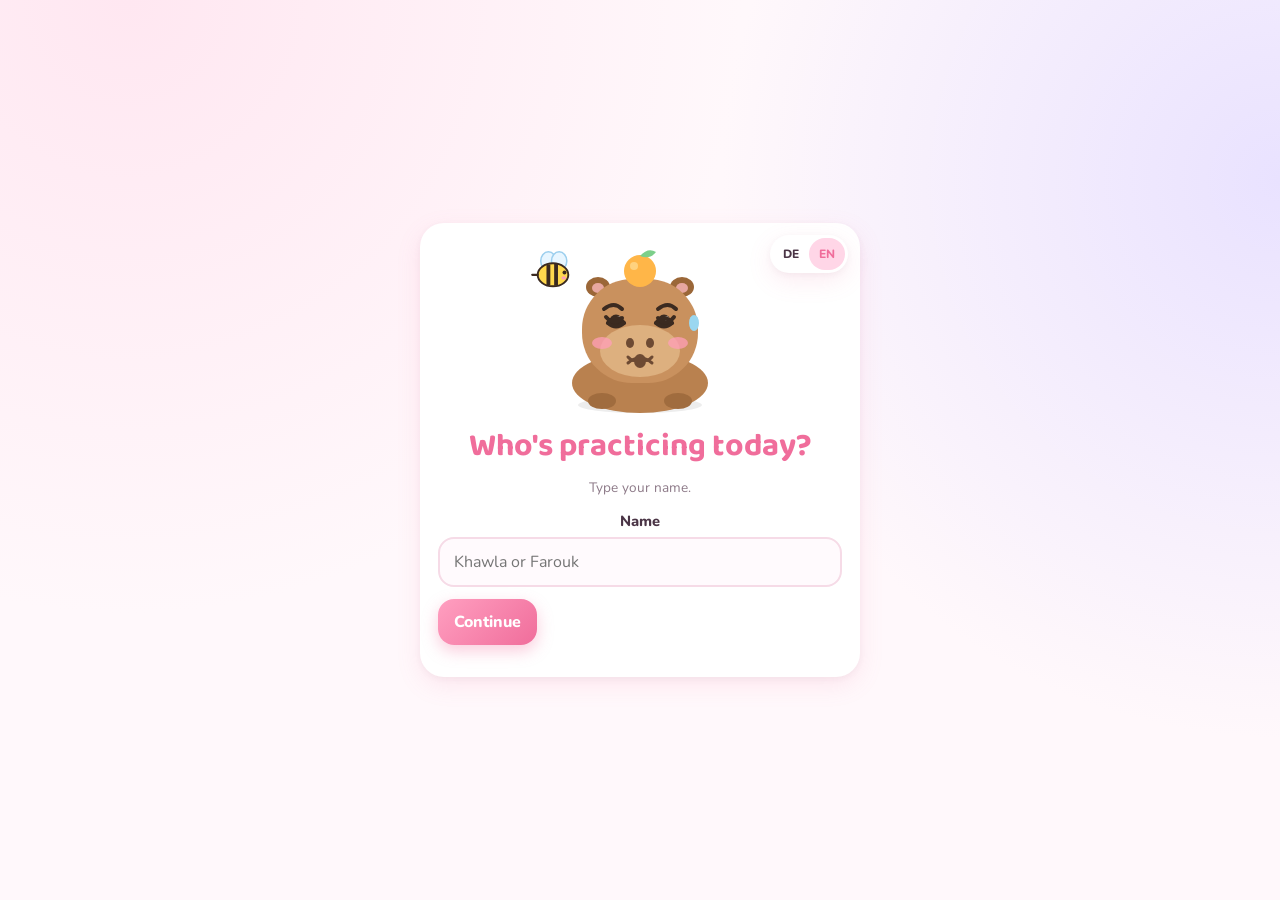
<file: index.html>
<!doctype html>
<html lang="de">
<head>
  <meta charset="utf-8" />
  <meta name="viewport" content="width=device-width, initial-scale=1, viewport-fit=cover" />
  <title>Khawlas Aussprache-Garten 🐹🐝</title>
  <meta name="description" content="Deutsche Aussprache üben – German pronunciation practice for Khawla" />
  <meta name="theme-color" content="#ffd6e7" />
  <link rel="manifest" href="manifest.webmanifest" />
  <link rel="icon" href="icons/icon.svg" type="image/svg+xml" />
  <link rel="apple-touch-icon" href="icons/icon-192.png" />
  <meta name="apple-mobile-web-app-capable" content="yes" />
  <meta name="mobile-web-app-capable" content="yes" />
  <link rel="preconnect" href="https://fonts.googleapis.com" />
  <link rel="preconnect" href="https://fonts.gstatic.com" crossorigin />
  <link href="https://fonts.googleapis.com/css2?family=Baloo+2:wght@600;700;800&family=Nunito:wght@400;600;700;800&display=swap" rel="stylesheet" />
  <link rel="stylesheet" href="styles.css" />
</head>
<body>
  <canvas id="confetti" aria-hidden="true"></canvas>

  <!-- Reusable mascot (capybara with a yuzu + a little bee) -->
  <svg width="0" height="0" style="position:absolute" aria-hidden="true">
    <defs>
      <symbol id="capy" viewBox="0 0 200 170">
        <ellipse cx="100" cy="160" rx="62" ry="8" fill="#000" opacity=".07"/>
        <ellipse cx="100" cy="138" rx="68" ry="30" fill="#b9814f"/>
        <ellipse cx="62" cy="156" rx="14" ry="8" fill="#a06c3e"/>
        <ellipse cx="138" cy="156" rx="14" ry="8" fill="#a06c3e"/>
        <g class="capy-ears">
          <ellipse class="ear-l" cx="58" cy="42" rx="12" ry="10" fill="#9b6738"/>
          <ellipse class="ear-r" cx="142" cy="42" rx="12" ry="10" fill="#9b6738"/>
          <ellipse cx="58" cy="43" rx="6" ry="5" fill="#e7a7a0"/>
          <ellipse cx="142" cy="43" rx="6" ry="5" fill="#e7a7a0"/>
        </g>
        <rect x="42" y="34" width="116" height="104" rx="50" fill="#c9915e"/>
        <ellipse cx="100" cy="106" rx="40" ry="26" fill="#ddb07f"/>
        <g class="eyes-open">
          <circle cx="76" cy="76" r="6.5" fill="#3b2a20"/>
          <circle cx="124" cy="76" r="6.5" fill="#3b2a20"/>
          <circle cx="78.5" cy="73.5" r="2.2" fill="#fff"/>
          <circle cx="126.5" cy="73.5" r="2.2" fill="#fff"/>
        </g>
        <g class="eyes-happy" fill="none" stroke="#3b2a20" stroke-width="4" stroke-linecap="round">
          <path d="M68 78 q8 -10 16 0"/>
          <path d="M116 78 q8 -10 16 0"/>
        </g>
        <g class="eyes-sleepy" fill="none" stroke="#3b2a20" stroke-width="4" stroke-linecap="round">
          <path d="M68 78 q8 7 16 0"/>
          <path d="M116 78 q8 7 16 0"/>
        </g>
        <ellipse cx="62" cy="98" rx="10" ry="6" fill="#ff9fb8" opacity=".75"/>
        <ellipse cx="138" cy="98" rx="10" ry="6" fill="#ff9fb8" opacity=".75"/>
        <ellipse cx="90" cy="98" rx="4" ry="5" fill="#6d4a33"/>
        <ellipse cx="110" cy="98" rx="4" ry="5" fill="#6d4a33"/>
        <path class="mouth-smile" d="M88 112 q6 7 12 0 q6 7 12 0" fill="none" stroke="#6d4a33" stroke-width="3" stroke-linecap="round"/>
        <path class="mouth-worry" d="M88 118 q12 -10 24 0" fill="none" stroke="#6d4a33" stroke-width="3" stroke-linecap="round"/>
        <ellipse class="mouth-o" cx="100" cy="116" rx="6" ry="7" fill="#6d4a33"/>
        <g class="eyes-worry" fill="none" stroke="#3b2a20" stroke-width="4" stroke-linecap="round">
          <path d="M66 72 q8 9 16 1"/>
          <path d="M118 73 q8 9 16 -1"/>
          <path d="M64 64 q10 -8 18 0"/>
          <path d="M118 64 q10 -8 18 0"/>
        </g>
        <ellipse class="sweat" cx="154" cy="78" rx="5" ry="8" fill="#9ad7f0"/>
        <!-- yuzu on head -->
        <g class="yuzu">
          <circle cx="100" cy="26" r="16" fill="#ffb648"/>
          <circle cx="94" cy="21" r="4" fill="#ffd27f"/>
          <path d="M100 11 q8 -9 16 -4 q-6 8 -16 4z" fill="#7ccf8a"/>
        </g>
      </symbol>
      <symbol id="bee" viewBox="0 0 60 50">
        <ellipse class="wing" cx="24" cy="12" rx="10" ry="12" fill="#e8f6ff" stroke="#9ccfee" stroke-width="2"/>
        <ellipse class="wing" cx="38" cy="12" rx="10" ry="12" fill="#e8f6ff" stroke="#9ccfee" stroke-width="2"/>
        <ellipse cx="30" cy="30" rx="20" ry="15" fill="#ffd84d" stroke="#3b2a20" stroke-width="2.5"/>
        <path d="M24 16.5 v27 M34 15.6 v28.8" stroke="#3b2a20" stroke-width="5"/>
        <circle cx="45" cy="27" r="2.6" fill="#3b2a20"/>
        <path d="M10 30 l-7 0" stroke="#3b2a20" stroke-width="3" stroke-linecap="round"/>
        <ellipse cx="44" cy="34" rx="3" ry="2" fill="#ff9fb8"/>
      </symbol>
      <symbol id="mic" viewBox="0 0 24 24">
        <path fill="currentColor" d="M12 15a3.5 3.5 0 0 0 3.5-3.5v-6a3.5 3.5 0 1 0-7 0v6A3.5 3.5 0 0 0 12 15Zm6-3.5a1 1 0 1 0-2 0 4 4 0 0 1-8 0 1 1 0 1 0-2 0 6 6 0 0 0 5 5.91V20H8.5a1 1 0 1 0 0 2h7a1 1 0 1 0 0-2H13v-2.59a6 6 0 0 0 5-5.91Z"/>
      </symbol>
    </defs>
  </svg>

  <div id="gate" class="gate">
    <div class="gate-card card">
      <div class="lang-switch" role="group" data-i18n-aria="nav.lang" aria-label="Language">
        <button type="button" data-lang="de" aria-pressed="false">DE</button>
        <button type="button" data-lang="en" aria-pressed="true">EN</button>
      </div>
      <div class="mascot-big" aria-hidden="true">
        <svg class="capy-svg"><use href="#capy"/></svg>
        <svg class="bee-svg"><use href="#bee"/></svg>
      </div>
      <h1 data-i18n="gate.title">Who's practicing today?</h1>
      <p class="muted" data-i18n="gate.lead">Type your name.</p>
      <label class="label" for="nameInput" data-i18n="gate.name">Name</label>
      <input id="nameInput" autocomplete="nickname" autocapitalize="words" data-i18n-placeholder="gate.placeholder" placeholder="Khawla or Farouk" />
      <div class="row">
        <button class="btn btn-primary" id="nameGo" type="button" data-i18n="gate.go">Continue</button>
      </div>
      <p class="status small" id="nameError"></p>
    </div>
  </div>

  <div id="loveModal" class="gate love-layer" hidden>
    <div class="gate-card card" role="dialog" aria-modal="true" aria-labelledby="loveTitle">
      <div class="mascot-mini happy" aria-hidden="true"><svg class="capy-svg"><use href="#capy"/></svg></div>
      <h2 id="loveTitle" data-i18n="love.title">Do you love me?</h2>
      <p class="muted" data-i18n="love.sub">Just a tiny question.</p>
      <button class="btn btn-primary love-yes" id="loveYes" type="button" data-i18n="love.yes">Yes, of course 💛</button>
      <div class="love-arena" id="loveArena">
        <button class="btn btn-ghost love-no" id="loveNo" type="button" tabindex="-1" data-i18n="love.no">No</button>
      </div>
      <p class="muted small" data-i18n="love.hint">The No button is shy.</p>
    </div>
  </div>

  <div id="faroukModal" class="gate" hidden>
    <div class="gate-card card" role="dialog" aria-modal="true" aria-labelledby="faroukTitle">
      <div class="mascot-mini" aria-hidden="true"><svg class="capy-svg"><use href="#capy"/></svg></div>
      <h2 id="faroukTitle" data-i18n="farouk.title">Hi Farouk 🐹</h2>
      <p class="muted" data-i18n="farouk.lead">This is the admin garden. Just for you.</p>
      <button class="btn btn-primary" id="faroukYes" type="button" data-i18n="farouk.go">Open the garden</button>
    </div>
  </div>

  <div class="app" id="app" hidden>
    <header class="topbar">
      <div class="hello">
        <div class="kapi-wrap">
          <button type="button" class="mascot-mini pet-target" id="mascotMini" data-i18n-aria="kapi.pet" aria-label="Pet Kapi">
            <svg class="capy-svg"><use href="#capy"/></svg>
            <span class="pet-count" id="petCount" aria-live="polite">0</span>
          </button>
          <button type="button" class="pet-mute" id="petMute" aria-pressed="false" data-i18n-aria="kapi.soundOn" aria-label="Kapi sound on" data-i18n-title="kapi.chirp" title="Kapi makes a sound">🔊</button>
        </div>
        <div>
          <h1 id="helloTitle">Hi!</h1>
          <p class="sub" id="helloSub" data-i18n="greet.ready">Ready for a little German?</p>
          <p class="sync-pill" id="syncPill"></p>
        </div>
      </div>
      <div class="chips">
        <span class="chip" id="whoChip">…</span>
        <span class="chip chip-streak" data-i18n-title="chip.streak" title="Day streak">🔥 <b id="streakCount">0</b></span>
        <span class="chip chip-stars" data-i18n-title="chip.stars" title="Stars">⭐ <b id="starCount">0</b></span>
        <div class="lang-switch" id="langSwitchApp" role="group" data-i18n-aria="nav.lang" aria-label="Language">
          <button type="button" data-lang="de" aria-pressed="false">DE</button>
          <button type="button" data-lang="en" aria-pressed="true">EN</button>
        </div>
      </div>
    </header>

    <nav class="bottom-nav" data-i18n-aria="nav.label" aria-label="Navigation">
      <button class="tab active" data-view="practice"><span class="tab-ico">🎤</span><span class="tab-label" data-i18n="tab.practice">Practice</span></button>
      <button class="tab" data-view="review"><span class="tab-ico">🔁</span><span class="tab-label" data-i18n="tab.review">Review</span></button>
      <button class="tab" data-view="progress"><span class="tab-ico">🌷</span><span class="tab-label" data-i18n="tab.progress">Progress</span></button>
      <button class="tab" data-view="settings"><span class="tab-ico">⚙️</span><span class="tab-label" data-i18n="tab.more">More</span></button>
    </nav>

    <main id="view-practice" class="view active" data-i18n-aria="tab.practice" aria-label="Practice">
      <div class="next-bar" id="nextBar">
        <button class="btn btn-primary" id="weiterBtn" type="button" data-i18n="next.continue">Continue →</button>
        <button class="btn btn-soft" id="pathToggle" type="button" aria-expanded="false" data-i18n="next.lessons">🗺️ Lessons</button>
        <button class="btn btn-ghost" id="reviewJump" type="button">🔁 <b id="reviewCount">0</b></button>
      </div>
      <p class="muted small" id="nextHint"></p>

      <section class="card path-card" id="pathWrap" hidden>
        <div class="card-head">
          <h2><span data-i18n="lessons.title">Lessons</span> <small data-i18n="lessons.sub">Units</small></h2>
          <button class="btn btn-ghost" id="pathClose" type="button" data-i18n="next.close">Close</button>
        </div>
        <div class="unit-path" id="pathGrid"></div>
        <div id="unitDetail" hidden>
          <h3 class="h3" id="unitDetailTitle" data-i18n="lessons.one">Lesson</h3>
          <div class="sentence-list" id="unitSentences"></div>
        </div>
      </section>

      <div class="practice-grid">
        <section class="col-left">
          <article class="card sentence-card" id="sentenceCard">
            <div class="card-head">
              <span class="pill" id="deckLabel" data-i18n="lessons.one">Lesson</span>
              <span class="best-stars" id="bestStars" data-i18n-title="best.title" title="Best score">☆☆☆</span>
            </div>

            <div id="deckSentence">
              <p class="german" id="germanText" lang="de">…</p>
              <p class="english" id="englishText" lang="en">…</p>
            </div>

            <div id="customBox" hidden>
              <label for="customInput" class="label" data-i18n="free.label">Your own sentence</label>
              <textarea id="customInput" lang="de" rows="3" maxlength="300" data-i18n-placeholder="free.placeholder" placeholder="e.g. Ich liebe Capybaras und Bienen."></textarea>
              <div class="row">
                <button class="btn btn-soft" id="useCustom" type="button" data-i18n="free.use">✨ Practice this sentence</button>
              </div>
            </div>

            <div class="row tools">
              <button class="btn btn-soft" id="playNormal" type="button" data-i18n="listen" data-i18n-aria="listen.aria" aria-label="Listen">🔊 Listen</button>
              <button class="btn btn-soft" id="playSlow" type="button" data-i18n="slow" data-i18n-aria="slow.aria" aria-label="Listen slowly">🐢 Slow</button>
              <button class="btn btn-ghost" id="toggleTrans" type="button" data-i18n-aria="trans.aria" aria-label="Show or hide the English translation">🙈 EN</button>
            </div>

            <div class="row">
              <button class="btn btn-primary" id="weiterBtn2" type="button" data-i18n="next.continue">Continue →</button>
              <button class="btn btn-ghost" id="freeToggle" type="button" data-i18n="free.toggle">✏️ Own sentence</button>
            </div>

            <ul class="tips" id="tips"></ul>
          </article>

          <section class="card record-card">
            <div class="record-wrap">
              <div class="rings" aria-hidden="true"><span></span><span></span><span></span></div>
              <button class="record-btn" id="recordBtn" type="button" data-i18n-aria="record.aria" aria-label="Record">
                <svg class="mic-icon"><use href="#mic"/></svg>
              </button>
            </div>
            <p class="rec-meta" id="recMeta" hidden>
              <span id="recTimer">0:00</span>
              <span class="level" id="recLevel" aria-hidden="true"><span id="recLevelFill"></span></span>
            </p>
            <p class="status" id="status" data-i18n="status.tap">Hold to speak</p>
            <p class="hint" id="hint" data-i18n="hint.ready">Hold the microphone and read the sentence out loud. 🐹</p>
          </section>
        </section>

        <section class="col-right">
          <article class="card result-card" id="resultCard" hidden aria-live="polite">
            <div class="result-top">
              <div class="score-ring" id="scoreRing" style="--p:0">
                <div class="score-inner"><b id="pronScore">0</b><small data-i18n="score.points">Points</small></div>
              </div>
              <div class="result-msg">
                <div class="earned" id="earnedStars">⭐⭐⭐</div>
                <p class="msg-de" id="msgDe">Super!</p>
                <p class="msg-en" id="msgEn">Great!</p>
              </div>
            </div>
            <div class="bars" id="bars"></div>
            <h3 class="h3"><span data-i18n="result.words">Your words</span> <small data-i18n="result.wordsHint">(tap for sounds)</small></h3>
            <div class="words" id="words"></div>
            <div class="legend">
              <span><i class="dot good"></i>≥ 80</span>
              <span><i class="dot ok"></i>60–79</span>
              <span><i class="dot bad"></i>&lt; 60</span>
              <span><i class="dot miss"></i><span data-i18n="legend.miss">missed</span></span>
            </div>
            <p class="heard" id="heard"></p>
            <div class="row">
              <button class="btn btn-soft" id="againBtn" type="button" data-i18n="again">🔁 Again</button>
              <button class="btn btn-primary" id="nextAfter" type="button" data-i18n="next.continue">Continue →</button>
            </div>
          </article>

          <article class="card empty-card" id="emptyCard">
            <button type="button" class="mascot-big pet-target" id="mascotBig" data-i18n-aria="kapi.pet" aria-label="Pet Kapi">
              <svg class="capy-svg"><use href="#capy"/></svg>
              <svg class="bee-svg"><use href="#bee"/></svg>
              <span class="pet-count">0</span>
            </button>
            <p class="pet-hint" data-i18n="empty.pet">Pet me</p>
            <p class="bubble" id="bubble" data-i18n="empty.bubble">Listen to the sentence, then tap the mic. You've got this! 💛</p>
          </article>
        </section>
      </div>
    </main>

    <main id="view-review" class="view" data-i18n-aria="tab.review" aria-label="Review">
      <section class="card" id="reviewCard">
        <h2><span data-i18n="review.title">Review 🔁</span> <small data-i18n="review.sub">Due today</small></h2>
        <p class="muted" id="reviewLead" data-i18n="review.none">Nothing is due today. New sentences are waiting in Practice.</p>
        <div class="row">
          <button class="btn btn-primary" id="startReview" type="button" data-i18n="review.start">Review today</button>
        </div>
        <ul class="recent" id="reviewList"></ul>
      </section>
      <section class="card" id="drillCard">
        <h3 class="h3" data-i18n="weak.title">Weak sounds</h3>
        <p class="muted" id="weakLead" data-i18n="weak.empty">After a few tries, ü, ö, ch, r and the others show up here.</p>
        <div id="weakList" class="weak-list"></div>
        <div class="row">
          <button class="btn btn-soft" id="startDrill" type="button" data-i18n="weak.start">Start a short drill</button>
        </div>
      </section>
    </main>

    <main id="view-progress" class="view" data-i18n-aria="tab.progress" aria-label="Progress">
      <section class="card">
        <h2><span data-i18n="progress.title">Your progress 🌷</span> <small data-i18n="progress.sub">At a glance</small></h2>
        <div class="stats">
          <div class="stat"><span>🔥</span><b id="pStreak">0</b><small data-i18n="stat.streak">Day streak</small></div>
          <div class="stat"><span>⭐</span><b id="pStars">0</b><small data-i18n="stat.stars">Stars</small></div>
          <div class="stat"><span>🎤</span><b id="pAttempts">0</b><small data-i18n="stat.tries">Tries</small></div>
          <div class="stat"><span>💯</span><b id="pAvg">–</b><small data-i18n="stat.avg">Avg score</small></div>
        </div>
      </section>
      <section class="card">
        <h3 class="h3" data-i18n="week.title">Last 7 days</h3>
        <div class="week" id="week"></div>
      </section>
      <section class="card">
        <h3 class="h3" data-i18n="units.title">Lessons</h3>
        <div id="levelProgress"></div>
      </section>
      <section class="card">
        <h3 class="h3" data-i18n="recent.title">Recent practice</h3>
        <ul class="recent" id="recent"></ul>
      </section>
      <section class="card only-admin" id="activityCard">
        <h2><span data-i18n="activity.title">Khawla's activity</span> <small data-i18n="activity.sub">while the app is open</small></h2>
        <p class="presence-line" id="activityPresence">
          <span class="presence-dot" id="activityDot" aria-hidden="true"></span>
          <span id="activityPresenceText"></span>
        </p>
        <p class="muted small activity-when" id="activityWhen"></p>
        <p class="muted small" id="activityVersion"></p>
        <p class="muted small" id="activitySyncOk"></p>
        <p class="status small" id="activitySyncErr"></p>
        <h3 class="h3" data-i18n="activity.devices">Devices</h3>
        <div id="activityDevices" class="device-list"></div>
        <h3 class="h3" data-i18n="activity.recentSessions">Recent sessions</h3>
        <ul class="recent" id="activitySessions"></ul>
        <h3 class="h3" data-i18n="activity.today">Today</h3>
        <div class="stats" id="activityToday"></div>
        <p class="muted small" id="activitySpan"></p>
        <h3 class="h3" data-i18n="activity.days">Last 14 days · minutes</h3>
        <div class="week activity-bars" id="activityBars"></div>
        <p class="status small" id="activitySync"></p>
        <div class="row">
          <button class="btn btn-soft" id="refreshActivity" type="button" data-i18n="activity.refresh">🔄 Refresh</button>
        </div>
      </section>
      <section class="card only-admin" id="khawlaCard">
        <h2><span data-i18n="her.title">Khawla's progress 🌷</span> <small data-i18n="her.sub">from her phone, when sync is on</small></h2>
        <p class="status small" id="khawlaSync"></p>
        <div class="stats" id="khawlaStats"></div>
        <div id="khawlaUnits"></div>
        <h3 class="h3" data-i18n="her.recent">Her recent tries</h3>
        <ul class="recent" id="khawlaRecent"></ul>
        <div class="row">
          <button class="btn btn-soft" id="refreshKhawla" type="button" data-i18n="her.pull">🔄 Fetch from the cloud</button>
        </div>
      </section>
    </main>

    <main id="view-settings" class="view" data-i18n-aria="tab.more" aria-label="More">
      <section class="card" id="settingsCard">
        <h2><span data-i18n="you.title">For you 💛</span> <small id="settingsWho">Khawla</small></h2>
        <div class="toggle-row">
          <div>
            <b data-i18n="trans.title">Show translation</b>
            <p class="muted" data-i18n="trans.help">English line under the German sentence.</p>
          </div>
          <label class="switch"><input type="checkbox" id="transToggle"><span></span></label>
        </div>
        <p class="status small" id="syncStatus"></p>
        <div class="row">
          <button class="btn btn-soft" id="syncNowBtn" type="button" data-i18n="sync.now">Sync now</button>
        </div>
        <label class="label" for="deviceName" data-i18n="device.name">Name this device</label>
        <input id="deviceName" maxlength="40" autocomplete="off" data-i18n-placeholder="device.namePh" placeholder="Khawla's phone">
        <p class="muted small" id="deviceNameHelp" data-i18n="device.nameHelp">Only on this phone. Farouk sees the model, not this name.</p>
        <p class="muted small" id="deviceAuto"></p>
        <p class="muted small only-learner" id="activityNotice" data-i18n="activity.notice">Farouk can see when you practise, how long, and this phone's model 💛</p>
        <div class="row">
          <button class="btn btn-soft" id="showGuide" type="button" data-i18n="guide.again">🐹 Show guide again</button>
          <button class="btn btn-soft" id="exportMine" type="button" data-i18n="export.mine">⬇️ Export progress</button>
          <button class="btn btn-ghost" id="importMine" type="button" data-i18n="import.mine">⬆️ Import</button>
          <input id="importFile" type="file" accept="application/json,.json" hidden />
        </div>
        <div class="row">
          <button class="btn btn-ghost danger" id="logoutBtn" type="button" data-i18n="logout">🚪 Log out</button>
        </div>
      </section>

      <section class="card only-admin">
        <h2><span data-i18n="azure.title">Azure ⚙️</span> <small data-i18n="azure.sub">Farouk only · admin</small></h2>
        <label class="label" for="strictnessSelect" data-i18n="strictness.label">Strictness for Khawla</label>
        <select id="strictnessSelect">
          <option value="gentle" data-i18n="strictness.gentle">Gentle</option>
          <option value="normal" data-i18n="strictness.normal">Normal</option>
          <option value="strict" data-i18n="strictness.strict">Strict</option>
        </select>
        <p class="muted" id="strictnessHelp"></p>
        <label class="label" for="keyInput" data-i18n="key.label">Azure Speech key</label>
        <div class="input-row">
          <input id="keyInput" type="password" autocomplete="off" spellcheck="false" data-i18n-placeholder="key.placeholder" placeholder="stored only on this device">
          <button class="btn btn-ghost" id="showKey" type="button" data-i18n-aria="key.show" aria-label="Show key">👁️</button>
        </div>
        <label class="label" for="regionInput" data-i18n="region.label">Region</label>
        <input id="regionInput" list="regions" autocomplete="off" spellcheck="false" placeholder="northeurope">
        <datalist id="regions">
          <option value="northeurope"><option value="westeurope"><option value="germanywestcentral">
          <option value="francecentral"><option value="swedencentral"><option value="uksouth">
          <option value="eastus"><option value="eastus2"><option value="westus2"><option value="centralindia">
          <option value="southeastasia"><option value="japaneast"><option value="australiaeast">
        </datalist>
        <label class="label" for="voiceSelect" data-i18n="voice.label">Voice (Azure)</label>
        <select id="voiceSelect">
          <option value="de-DE-KatjaNeural" data-i18n="voice.katja">Katja (female)</option>
          <option value="de-DE-AmalaNeural" data-i18n="voice.amala">Amala (female)</option>
          <option value="de-DE-SeraphinaMultilingualNeural" data-i18n="voice.seraphina">Seraphina (female)</option>
          <option value="de-DE-ConradNeural" data-i18n="voice.conrad">Conrad (male)</option>
          <option value="de-DE-FlorianMultilingualNeural" data-i18n="voice.florian">Florian (male)</option>
        </select>
        <div class="toggle-row">
          <div>
            <b data-i18n="prosody.title">Request prosody</b>
            <p class="muted" data-i18n="prosody.help">Azure currently returns the prosody score only for English (en-US).</p>
          </div>
          <label class="switch"><input type="checkbox" id="prosodyToggle"><span></span></label>
        </div>
        <div class="row">
          <button class="btn btn-primary" id="saveSettings" type="button" data-i18n="save">💾 Save</button>
          <button class="btn btn-soft" id="testConn" type="button" data-i18n="test">🔌 Test connection</button>
        </div>
        <p class="status small" id="settingsStatus"></p>
      </section>

      <section class="card only-admin">
        <h2><span data-i18n="cloud.title">Cloud sync ☁️</span> <small data-i18n="cloud.sub">Firebase</small></h2>
        <p class="muted" data-i18n="cloud.lead">Public web-app values from the Firebase project settings. Not an admin SDK key. The steps are in the README.</p>
        <label class="label" for="fbApiKey">apiKey</label>
        <input id="fbApiKey" autocomplete="off" spellcheck="false" placeholder="AIza…">
        <label class="label" for="fbAuthDomain">authDomain</label>
        <input id="fbAuthDomain" autocomplete="off" spellcheck="false" placeholder="projekt.firebaseapp.com">
        <label class="label" for="fbProjectId">projectId</label>
        <input id="fbProjectId" autocomplete="off" spellcheck="false" placeholder="projekt-id">
        <label class="label" for="fbAppId">appId</label>
        <input id="fbAppId" autocomplete="off" spellcheck="false" placeholder="1:…:web:…">
        <label class="label" for="syncPassword" data-i18n="cloud.pw">Sync password</label>
        <input id="syncPassword" type="password" autocomplete="off" spellcheck="false" data-i18n-placeholder="cloud.pwPh" placeholder="Password for both Firebase users">
        <div class="row">
          <button class="btn btn-primary" id="saveSync" type="button" data-i18n="cloud.save">💾 Save sync</button>
          <button class="btn btn-soft" id="testSync" type="button" data-i18n="cloud.test">🔌 Test sync</button>
        </div>
        <p class="status small" id="syncAdminStatus"></p>
        <h3 class="h3" data-i18n="setup.title">Set up Khawla's phone</h3>
        <p class="muted" data-i18n="setup.lead">The link contains the Firebase web config and the sync password. Anyone with the link can read the progress. Tick the Azure key only if her phone should score for real.</p>
        <div class="toggle-row">
          <div>
            <b data-i18n="setup.azure">Include the Azure key</b>
            <p class="muted" data-i18n="setup.azureHelp">The speech key will be inside the URL. Don't forward that link.</p>
          </div>
          <label class="switch"><input type="checkbox" id="includeAzure"><span></span></label>
        </div>
        <div class="row">
          <button class="btn btn-soft" id="makeSetup" type="button" data-i18n="setup.make">🔗 Make link and QR</button>
        </div>
        <input id="setupLink" readonly spellcheck="false" data-i18n-placeholder="setup.ph" placeholder="The link shows up here.">
        <img id="setupQr" data-i18n-alt="setup.qr" alt="QR code for Khawla's phone" hidden>
      </section>

      <section class="card only-admin">
        <h2><span data-i18n="custom.title">Custom lesson ✏️</span> <small data-i18n="custom.sub">your own</small></h2>
        <label class="label" for="customTitle" data-i18n="custom.name">Title</label>
        <input id="customTitle" maxlength="60" data-i18n-placeholder="custom.namePh" placeholder="e.g. At the bakery">
        <label class="label" for="customEmoji" data-i18n="custom.emoji">Emoji</label>
        <input id="customEmoji" maxlength="4" placeholder="🥐">
        <label class="label" for="customLevel" data-i18n="custom.level">Level</label>
        <select id="customLevel">
          <option>A1</option>
          <option>A2</option>
          <option>B1</option>
        </select>
        <label class="label" for="customLines" data-i18n="custom.lines">Sentences · one line: German | English</label>
        <textarea id="customLines" rows="5" placeholder="Ich hätte gern ein Croissant. | I'd like a croissant."></textarea>
        <div class="row">
          <button class="btn btn-primary" id="addUnit" type="button" data-i18n="custom.add">Add lesson</button>
        </div>
        <div id="customUnitList"></div>
      </section>

      <section class="card only-admin">
        <h2 data-i18n="backup.title">Reset & backup</h2>
        <div class="toggle-row">
          <div>
            <b data-i18n="backup.key">Include the Azure key in the backup file</b>
            <p class="muted" data-i18n="backup.keyHelp">The file will then be secret.</p>
          </div>
          <label class="switch"><input type="checkbox" id="exportKey"><span></span></label>
        </div>
        <div class="row">
          <button class="btn btn-soft" id="exportAll" type="button" data-i18n="backup.all">⬇️ Export everything</button>
          <button class="btn btn-ghost danger" id="resetMine" type="button" data-i18n="backup.me">🗑️ Delete my progress</button>
          <button class="btn btn-ghost danger" id="resetKhawla" type="button" data-i18n="backup.her">🗑️ Delete Khawla's progress</button>
        </div>
      </section>

      <section class="card info">
        <h3 class="h3" data-i18n="info.title">Good to know</h3>
        <ul>
          <li data-i18n="info.1">🔒 Progress stays on this device and, when sync is on, in your Firebase project.</li>
          <li data-i18n="info.2">🎤 The microphone needs HTTPS. GitHub Pages is HTTPS.</li>
          <li data-i18n="info.3">📱 Add it to the home screen and it behaves like an app.</li>
          <li data-i18n="info.4">☁️ Without a Firebase project you can still practice; phones just won't sync.</li>
        </ul>
        <p class="muted small" id="secureNote"></p>
      </section>
    </main>
  </div>

  <div class="sheet-backdrop" id="sheetBackdrop" hidden></div>
  <aside class="sheet" id="sheet" role="dialog" aria-modal="true" aria-labelledby="sheetWord" hidden>
    <div class="sheet-handle"></div>
    <div class="sheet-head">
      <h3 id="sheetWord" lang="de">Wort</h3>
      <span class="pill" id="sheetScore">0</span>
    </div>
    <p class="muted" id="sheetError"></p>
    <div class="phonemes" id="phonemes"></div>
    <div class="row">
      <button class="btn btn-soft" id="sheetPlay" type="button" data-i18n="sheet.play">🔊 Hear the word</button>
      <button class="btn btn-ghost" id="sheetClose" type="button" data-i18n="sheet.close">Close</button>
    </div>
  </aside>

  <div class="toast" id="toast" role="status" aria-live="polite"></div>
  <div id="lockDialog" class="gate lock-dialog" hidden>
    <div class="gate-card card" role="dialog" aria-modal="true" aria-labelledby="lockTitle">
      <div class="mascot-mini" aria-hidden="true"><svg class="capy-svg"><use href="#capy"/></svg></div>
      <p class="lock-kapi" id="lockKapi"></p>
      <h2 id="lockTitle"></h2>
      <p id="lockLead"></p>
      <p class="lock-avg" id="lockAvg"></p>
      <div id="lockItems" class="lock-items"></div>
      <div class="row lock-actions">
        <button class="btn btn-ghost" id="lockClose" type="button"></button>
      </div>
    </div>
  </div>

  <div id="keyWall" class="key-wall" hidden role="alertdialog" aria-modal="true" aria-labelledby="keyWallTitle">
    <div class="key-wall-card">
      <div class="mascot-big worried" id="keyWallMascot" aria-hidden="true">
        <svg class="capy-svg"><use href="#capy"/></svg>
      </div>
      <h2 id="keyWallTitle">Go to Farouk! 💌</h2>
      <p id="keyWallBody">Speech scoring isn't working on this phone, he needs to fix it.</p>
      <form id="keyWallForm" class="key-wall-form" autocomplete="off" method="post" action="#">
        <label class="key-wall-label" for="keyWallKey" data-i18n="keywall.pasteLabel">Paste the key Farouk sent you</label>
        <div class="input-row">
          <textarea id="keyWallKey" rows="2" autocomplete="off" autocorrect="off" autocapitalize="off" spellcheck="false" enterkeyhint="go" data-1p-ignore data-lpignore="true"></textarea>
          <button class="btn btn-ghost key-wall-eye" id="keyWallEye" type="button" data-i18n-aria="key.show" aria-label="Show key">👁️</button>
        </div>
        <button class="btn btn-ghost" id="keyWallPaste" type="button" data-i18n="keywall.paste">Paste</button>
        <button class="btn btn-primary" id="keyWallSave" type="submit" data-i18n="keywall.save">Save &amp; try again</button>
        <p class="key-wall-error" id="keyWallError" role="alert"></p>
        <button class="key-wall-advanced" id="keyWallAdvancedBtn" type="button" aria-expanded="false" data-i18n="keywall.advanced">Advanced</button>
        <div id="keyWallAdvanced" hidden>
          <label class="key-wall-label" for="keyWallRegion" data-i18n="region.label">Region</label>
          <input id="keyWallRegion" autocomplete="off" autocorrect="off" autocapitalize="off" spellcheck="false" value="northeurope">
        </div>
      </form>
      <div class="key-wall-actions">
        <button class="btn btn-primary" id="keyWallAgain" type="button">Try again</button>
        <button class="btn btn-ghost" id="keyWallSettings" type="button" hidden>Open Azure settings</button>
      </div>
    </div>
  </div>

  <div id="guide" class="guide" hidden>
    <div class="guide-blocker"></div>
    <div class="guide-hole" id="guideHole"></div>
    <div class="guide-card" id="guideCard" role="dialog" aria-modal="true" aria-labelledby="guideText">
      <div class="guide-kapi happy" aria-hidden="true"><svg class="capy-svg"><use href="#capy"/></svg></div>
      <p id="guideText"></p>
      <div class="guide-actions">
        <button class="btn btn-ghost" id="guideSkip" type="button">Skip</button>
        <span class="guide-count" id="guideCount">1 / 6</span>
        <button class="btn btn-primary" id="guideNext" type="button">Next</button>
      </div>
    </div>
  </div>

  <script src="vendor/qrcode.js"></script>
  <script src="i18n.js"></script>
  <script src="sentences.js"></script>
  <script src="logic.js"></script>
  <script src="app.js"></script>
</body>
</html>
</file>
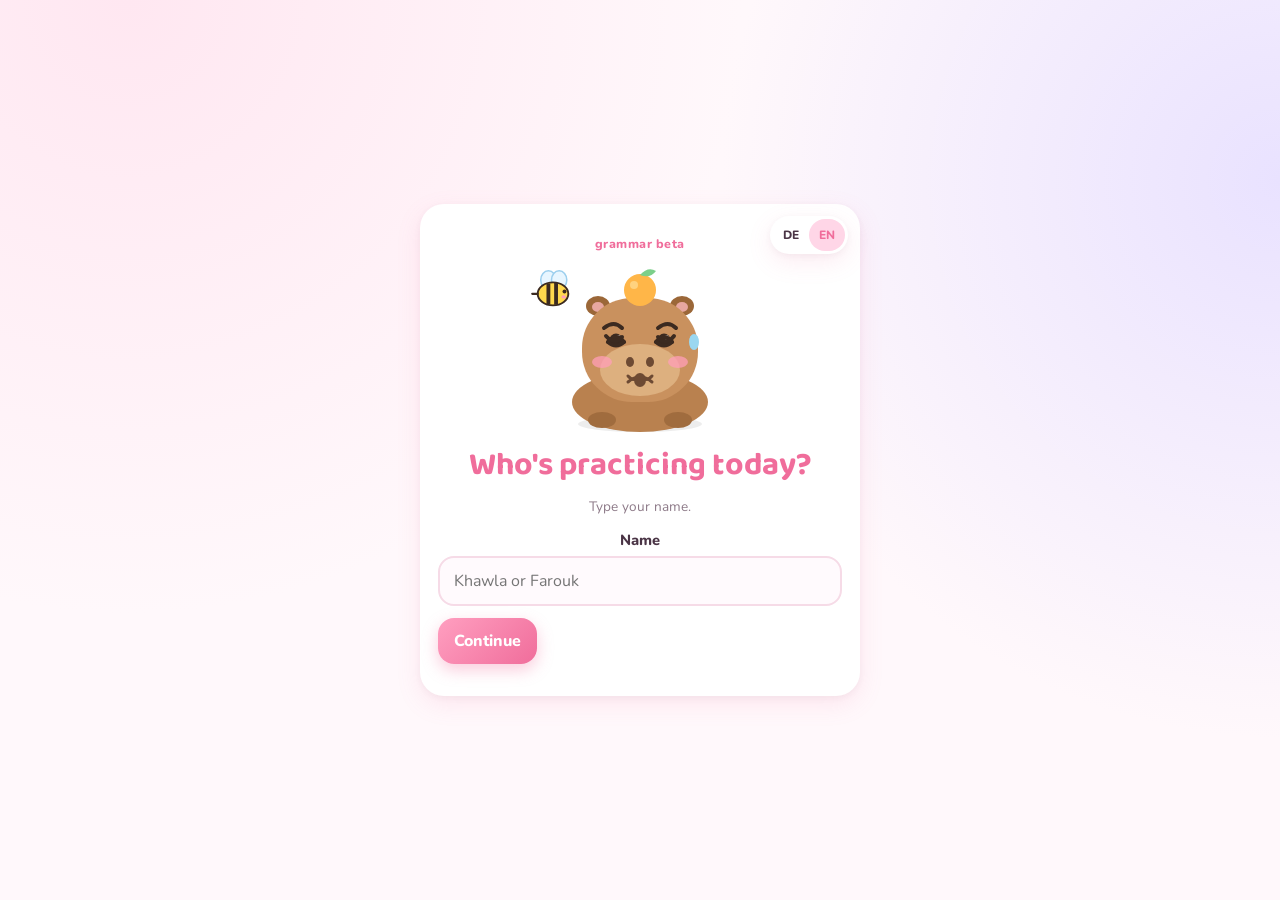
<file: grammatik-beta/index.html>
<!doctype html>
<html lang="en">
<head>
  <meta charset="utf-8" />
  <meta name="viewport" content="width=device-width, initial-scale=1, viewport-fit=cover" />
  <meta name="robots" content="noindex,nofollow" />
  <title>Grammar beta</title>
  <meta name="theme-color" content="#ffd6e7" />
  <link rel="icon" href="../icons/icon.svg" type="image/svg+xml" />
  <link rel="preconnect" href="https://fonts.googleapis.com" />
  <link rel="preconnect" href="https://fonts.gstatic.com" crossorigin />
  <link href="https://fonts.googleapis.com/css2?family=Baloo+2:wght@600;700;800&family=Nunito:wght@400;600;700;800&display=swap" rel="stylesheet" />
  <link rel="stylesheet" href="../styles.css" />
  <link rel="stylesheet" href="beta.css" />
</head>
<body>
  <svg width="0" height="0" style="position:absolute" aria-hidden="true">
    <defs>
      <symbol id="capy" viewBox="0 0 200 170">
        <ellipse cx="100" cy="160" rx="62" ry="8" fill="#000" opacity=".07"/>
        <ellipse cx="100" cy="138" rx="68" ry="30" fill="#b9814f"/>
        <ellipse cx="62" cy="156" rx="14" ry="8" fill="#a06c3e"/>
        <ellipse cx="138" cy="156" rx="14" ry="8" fill="#a06c3e"/>
        <g class="capy-ears">
          <ellipse class="ear-l" cx="58" cy="42" rx="12" ry="10" fill="#9b6738"/>
          <ellipse class="ear-r" cx="142" cy="42" rx="12" ry="10" fill="#9b6738"/>
          <ellipse cx="58" cy="43" rx="6" ry="5" fill="#e7a7a0"/>
          <ellipse cx="142" cy="43" rx="6" ry="5" fill="#e7a7a0"/>
        </g>
        <rect x="42" y="34" width="116" height="104" rx="50" fill="#c9915e"/>
        <ellipse cx="100" cy="106" rx="40" ry="26" fill="#ddb07f"/>
        <g class="eyes-open">
          <circle cx="76" cy="76" r="6.5" fill="#3b2a20"/>
          <circle cx="124" cy="76" r="6.5" fill="#3b2a20"/>
          <circle cx="78.5" cy="73.5" r="2.2" fill="#fff"/>
          <circle cx="126.5" cy="73.5" r="2.2" fill="#fff"/>
        </g>
        <g class="eyes-happy" fill="none" stroke="#3b2a20" stroke-width="4" stroke-linecap="round">
          <path d="M68 78 q8 -10 16 0"/>
          <path d="M116 78 q8 -10 16 0"/>
        </g>
        <g class="eyes-sleepy" fill="none" stroke="#3b2a20" stroke-width="4" stroke-linecap="round">
          <path d="M68 78 q8 7 16 0"/>
          <path d="M116 78 q8 7 16 0"/>
        </g>
        <ellipse cx="62" cy="98" rx="10" ry="6" fill="#ff9fb8" opacity=".75"/>
        <ellipse cx="138" cy="98" rx="10" ry="6" fill="#ff9fb8" opacity=".75"/>
        <ellipse cx="90" cy="98" rx="4" ry="5" fill="#6d4a33"/>
        <ellipse cx="110" cy="98" rx="4" ry="5" fill="#6d4a33"/>
        <path class="mouth-smile" d="M88 112 q6 7 12 0 q6 7 12 0" fill="none" stroke="#6d4a33" stroke-width="3" stroke-linecap="round"/>
        <path class="mouth-worry" d="M88 118 q12 -10 24 0" fill="none" stroke="#6d4a33" stroke-width="3" stroke-linecap="round"/>
        <ellipse class="mouth-o" cx="100" cy="116" rx="6" ry="7" fill="#6d4a33"/>
        <g class="eyes-worry" fill="none" stroke="#3b2a20" stroke-width="4" stroke-linecap="round">
          <path d="M66 72 q8 9 16 1"/>
          <path d="M118 73 q8 9 16 -1"/>
          <path d="M64 64 q10 -8 18 0"/>
          <path d="M118 64 q10 -8 18 0"/>
        </g>
        <ellipse class="sweat" cx="154" cy="78" rx="5" ry="8" fill="#9ad7f0"/>
        <g class="yuzu">
          <circle cx="100" cy="26" r="16" fill="#ffb648"/>
          <circle cx="94" cy="21" r="4" fill="#ffd27f"/>
          <path d="M100 11 q8 -9 16 -4 q-6 8 -16 4z" fill="#7ccf8a"/>
        </g>
      </symbol>
      <symbol id="bee" viewBox="0 0 60 50">
        <ellipse class="wing" cx="24" cy="12" rx="10" ry="12" fill="#e8f6ff" stroke="#9ccfee" stroke-width="2"/>
        <ellipse class="wing" cx="38" cy="12" rx="10" ry="12" fill="#e8f6ff" stroke="#9ccfee" stroke-width="2"/>
        <ellipse cx="30" cy="30" rx="20" ry="15" fill="#ffd84d" stroke="#3b2a20" stroke-width="2.5"/>
        <path d="M24 16.5 v27 M34 15.6 v28.8" stroke="#3b2a20" stroke-width="5"/>
        <circle cx="45" cy="27" r="2.6" fill="#3b2a20"/>
        <path d="M10 30 l-7 0" stroke="#3b2a20" stroke-width="3" stroke-linecap="round"/>
        <ellipse cx="44" cy="34" rx="3" ry="2" fill="#ff9fb8"/>
      </symbol>
    </defs>
  </svg>

  <div id="gate" class="gate">
    <div class="gate-card card">
      <div class="lang-switch" role="group" aria-label="Language">
        <button type="button" data-lang="de" aria-pressed="false">DE</button>
        <button type="button" data-lang="en" aria-pressed="true">EN</button>
      </div>
      <p class="beta-ribbon">grammar beta</p>
      <div class="mascot-big" aria-hidden="true">
        <svg class="capy-svg"><use href="#capy"/></svg>
        <svg class="bee-svg"><use href="#bee"/></svg>
      </div>
      <h1 data-i18n="gate.title">Who's practicing today?</h1>
      <p class="muted" data-i18n="gate.lead">Type your name.</p>
      <label class="label" for="nameInput" data-i18n="gate.name">Name</label>
      <input id="nameInput" autocomplete="nickname" autocapitalize="words" data-i18n-placeholder="gate.placeholder" placeholder="Khawla or Farouk" />
      <div class="row">
        <button class="btn btn-primary" id="nameGo" type="button" data-i18n="gate.go">Continue</button>
      </div>
      <p class="status small" id="nameError"></p>
    </div>
  </div>

  <div id="loveModal" class="gate love-layer" hidden>
    <div class="gate-card card" role="dialog" aria-modal="true" aria-labelledby="loveTitle">
      <div class="mascot-mini happy" aria-hidden="true"><svg class="capy-svg"><use href="#capy"/></svg></div>
      <h2 id="loveTitle" data-i18n="love.title">Do you love me?</h2>
      <p class="muted" data-i18n="love.sub">Just a tiny question.</p>
      <button class="btn btn-primary love-yes" id="loveYes" type="button" data-i18n="love.yes">Yes, of course 💛</button>
      <div class="love-arena" id="loveArena">
        <button class="btn btn-ghost love-no" id="loveNo" type="button" tabindex="-1" data-i18n="love.no">No</button>
      </div>
      <p class="muted small" data-i18n="love.hint">The No button is shy.</p>
    </div>
  </div>

  <div id="faroukModal" class="gate" hidden>
    <div class="gate-card card" role="dialog" aria-modal="true" aria-labelledby="faroukTitle">
      <div class="mascot-mini" aria-hidden="true"><svg class="capy-svg"><use href="#capy"/></svg></div>
      <h2 id="faroukTitle" data-i18n="farouk.title">Hi Farouk 🐹</h2>
      <p class="muted" data-i18n="farouk.lead">This is the grammar beta. Just for you.</p>
      <button class="btn btn-primary" id="faroukYes" type="button" data-i18n="farouk.go">Open the course</button>
    </div>
  </div>

  <div class="app beta-app" id="app" hidden>
    <header class="topbar">
      <div class="hello">
        <button type="button" class="mascot-mini pet-target" id="pet" aria-label="Pet Kapi">
          <svg class="capy-svg"><use href="#capy"/></svg>
        </button>
        <div>
          <p class="beta-ribbon">grammar beta</p>
          <h1 id="helloTitle">Grammar garden</h1>
        </div>
      </div>
      <div class="top-actions">
        <div class="lang-switch" role="group" aria-label="Language">
          <button type="button" data-lang="de">DE</button>
          <button type="button" data-lang="en">EN</button>
        </div>
        <button class="btn btn-ghost only-admin" id="settingsBtn" type="button">⚙</button>
        <button class="btn btn-ghost" id="logoutBtn" type="button" data-i18n="logout">Log out</button>
      </div>
    </header>
    <nav class="bottom-nav" aria-label="Sections">
      <button class="tab" type="button" data-go="home"><span class="tab-ico">🐹</span><span class="tab-label" data-i18n="nav.home">Units</span></button>
      <button class="tab" type="button" data-go="review"><span class="tab-ico">🔁</span><span class="tab-label" data-i18n="nav.review">Review</span></button>
      <button class="tab" type="button" data-go="weak"><span class="tab-ico">🌱</span><span class="tab-label" data-i18n="nav.weak">Weak</span></button>
      <button class="tab" type="button" data-go="place"><span class="tab-ico">✨</span><span class="tab-label" data-i18n="nav.place">Test</span></button>
      <button class="tab" type="button" data-go="about"><span class="tab-ico">💛</span><span class="tab-label" data-i18n="nav.about">About</span></button>
    </nav>
    <main id="view"></main>
  </div>
  <div class="toast" id="toast" role="status"></div>
  <script src="i18n.js"></script>
  <script src="grammar.js"></script>
  <script src="app.js"></script>
</body>
</html>
</file>
<file: styles.css>
:root{
  --pink:#ffd6e7; --pink-2:#ff9fc0; --pink-3:#f06d9b;
  --mint:#c9f2e0; --mint-2:#5cc8a0;
  --lav:#e4dcff; --lav-2:#9b87f5;
  --sun:#fff1b8; --sun-2:#ffc93c;
  --peach:#ffe3cf; --sky:#d6efff;
  --bg:#fff8fb; --card:#ffffff; --ink:#4a3445; --muted:#8d7a88;
  --good:#3fbf7f; --good-bg:#dcf7e9;
  --ok:#f2b01e;  --ok-bg:#fff2c9;
  --bad:#ef5b6e; --bad-bg:#ffe0e4;
  --miss:#b9adb6; --miss-bg:#f1edf0;
  --radius:24px; --shadow:0 8px 24px rgba(240,109,155,.13), 0 2px 6px rgba(74,52,69,.05);
  --font: "Nunito", ui-rounded, "SF Pro Rounded", system-ui, -apple-system, "Segoe UI", Roboto, sans-serif;
  --font-head: "Baloo 2", "Nunito", ui-rounded, system-ui, sans-serif;
}
*{box-sizing:border-box}
html,body{margin:0;padding:0}
body{
  font-family:var(--font); color:var(--ink); min-height:100vh; min-height:100dvh;
  background:
    radial-gradient(circle at 10% 0%, #ffe7f1 0, transparent 40%),
    radial-gradient(circle at 100% 20%, #e9e2ff 0, transparent 35%),
    radial-gradient(circle at 0% 100%, #dff7ec 0, transparent 40%),
    var(--bg);
  -webkit-tap-highlight-color:transparent;
}
button{font:inherit;color:inherit;cursor:pointer;touch-action:manipulation}
[hidden]{display:none!important}
.app{max-width:1120px;margin:0 auto;padding:max(14px, env(safe-area-inset-top)) 16px calc(96px + env(safe-area-inset-bottom))}

/* ---------- top bar ---------- */
.topbar{display:flex;align-items:center;justify-content:space-between;gap:10px;margin-bottom:14px;flex-wrap:wrap}
.hello{display:flex;align-items:center;gap:10px;min-width:0}
.hello h1{font-family:var(--font-head);font-size:1.6rem;line-height:1.05;margin:0;color:var(--pink-3);overflow-wrap:anywhere}
.hello .sub{margin:2px 0 0;font-size:.85rem;color:var(--muted);overflow-wrap:anywhere}
.hello > div{min-width:0}
.wave{display:inline-block;animation:wave 2.4s ease-in-out infinite;transform-origin:70% 70%}
@keyframes wave{0%,60%,100%{transform:rotate(0)}10%,30%{transform:rotate(16deg)}20%,40%{transform:rotate(-8deg)}}
.mascot-mini{width:56px;height:48px;flex:0 0 auto}
.capy-svg{width:100%;height:100%;overflow:visible}
.chips{display:flex;gap:6px}
.chip{background:#fff;border-radius:999px;padding:6px 12px;font-weight:800;box-shadow:var(--shadow);font-size:.95rem;white-space:nowrap}
.chip-demo{background:var(--lav);color:#5a45c9;font-size:.75rem;letter-spacing:.08em;display:flex;align-items:center}

/* ---------- views ---------- */
.view{display:none;animation:pop .35s ease}
.view.active{display:block}
@keyframes pop{from{opacity:0;transform:translateY(8px)}to{opacity:1;transform:none}}

.card{background:var(--card);border-radius:var(--radius);box-shadow:var(--shadow);padding:18px;margin-bottom:14px;position:relative}
h2{font-family:var(--font-head);margin:0 0 12px;font-size:1.45rem;color:var(--pink-3)}
h2 small,.h3 small{font-family:var(--font);font-weight:600;color:var(--muted);font-size:.8rem}
.h3{font-family:var(--font-head);font-size:1.1rem;margin:14px 0 8px}
.muted{color:var(--muted);margin:2px 0 0;font-size:.85rem}
.small{font-size:.85rem}
.row{display:flex;gap:10px;flex-wrap:wrap;margin-top:12px}
.pill{background:var(--pink);color:var(--pink-3);font-weight:800;border-radius:999px;padding:4px 12px;font-size:.85rem}

/* ---------- levels ---------- */
.levels{display:flex;gap:8px;overflow-x:auto;padding:2px 2px 10px;scrollbar-width:none}
.levels::-webkit-scrollbar{display:none}
.level{flex:1 0 auto;border:0;background:#fff;border-radius:18px;padding:10px 14px;font-weight:800;box-shadow:var(--shadow);transition:transform .15s, background .2s;min-height:44px}
.level.active{background:linear-gradient(135deg,var(--pink-2),var(--lav-2));color:#fff;transform:translateY(-1px)}

/* ---------- layout ---------- */
.practice-grid{display:grid;grid-template-columns:1fr;gap:0}
@media (min-width:900px){
  .practice-grid{grid-template-columns:1.05fr 1fr;gap:16px;align-items:start}
  .col-right{position:sticky;top:84px}
  .hello h1{font-size:2rem}
  .mascot-mini{width:70px;height:60px}
  .mascot-mini.pet-target{width:84px;height:72px}
}

/* ---------- sentence card ---------- */
.sentence-card{background:linear-gradient(160deg,#fff 0%,#fff 60%,#fff3f8 100%)}
.card-head{display:flex;justify-content:space-between;align-items:center}
.best-stars{color:var(--sun-2);font-size:1.2rem;letter-spacing:2px}
.german{font-family:var(--font-head);font-weight:700;font-size:clamp(1.45rem,5.6vw,2rem);line-height:1.25;margin:14px 0 4px;color:#3d2638}
.german.small{font-size:1.15rem}
.english{color:var(--muted);margin:0 0 4px;font-style:italic}
.english.hide{filter:blur(6px);user-select:none}
.tools{flex-wrap:nowrap}
.tools .btn{flex:1 1 auto;padding:12px 10px}
.tools #toggleTrans{flex:0 0 auto}
.label{display:block;font-weight:800;margin:14px 0 6px;font-size:.92rem}
textarea,input,select{width:100%;border:2px solid #f6dbe7;border-radius:16px;padding:12px 14px;font:inherit;color:var(--ink);background:#fffafd;outline:none;transition:border .2s;font-size:1rem}
textarea:focus,input:focus,select:focus{border-color:var(--pink-2)}
textarea{resize:vertical;font-family:var(--font-head);font-size:1.15rem}
.input-row{display:flex;gap:8px}

.btn{border:0;border-radius:16px;padding:12px 16px;font-weight:800;min-height:46px;transition:transform .12s, box-shadow .2s, background .2s}
.btn:active{transform:scale(.96)}
.btn-primary{background:linear-gradient(135deg,var(--pink-2),var(--pink-3));color:#fff;box-shadow:0 6px 16px rgba(240,109,155,.35)}
.btn-soft{background:var(--lav);color:#4c3aa8}
.btn-ghost{background:#f8f1f5;color:var(--ink)}
.btn.danger{color:var(--bad)}
.btn:disabled{opacity:.5}

.nav-arrows{display:flex;align-items:center;justify-content:space-between;gap:8px;margin-top:14px}
.btn-round{width:46px;height:46px;border-radius:50%;border:0;background:var(--pink);color:var(--pink-3);font-size:1.7rem;font-weight:800;line-height:1;flex:0 0 auto}
.btn-round:active{transform:scale(.92)}
.dots{display:flex;flex-wrap:wrap;gap:5px;justify-content:center}
.dots button{width:12px;height:12px;border-radius:50%;border:0;padding:0;background:#f1e3ea}
.dots button.done1{background:#ffe7a3}.dots button.done2{background:#ffd34f}.dots button.done3{background:var(--sun-2)}
.dots button.cur{outline:2.5px solid var(--pink-3);outline-offset:1.5px}
.tips{list-style:none;padding:0;margin:12px 0 0;display:grid;gap:6px}
.tips li{background:var(--sky);border-radius:14px;padding:8px 12px;font-size:.85rem}

/* ---------- record ---------- */
.record-card{text-align:center;padding:24px 18px 18px;background:linear-gradient(180deg,#fff,#fdf3ff)}
.record-wrap{position:relative;width:132px;height:132px;margin:0 auto}
.record-btn{position:relative;z-index:2;width:132px;height:132px;border-radius:50%;border:0;
  background:radial-gradient(circle at 35% 30%,#ffb5cf,var(--pink-3));color:#fff;
  box-shadow:0 12px 28px rgba(240,109,155,.45), inset 0 -6px 0 rgba(0,0,0,.08);transition:transform .15s, background .3s;
  touch-action:none;-webkit-touch-callout:none;-webkit-user-select:none;user-select:none;-webkit-user-drag:none}
.record-btn:active{transform:scale(.94)}
.rec-meta{display:flex;align-items:center;justify-content:center;gap:10px;margin:10px 0 0;font-weight:800;font-variant-numeric:tabular-nums}
.level{width:92px;height:8px;border-radius:999px;background:#f6d5e0;overflow:hidden}
.level span{display:block;height:100%;width:0;background:#e0233a;border-radius:999px}
.mic-icon{width:58px;height:58px}
.rings span{position:absolute;inset:0;border-radius:50%;border:3px solid var(--pink-2);opacity:0}
body.listening .rings span{animation:ring 1.8s ease-out infinite}
body.listening .rings span:nth-child(2){animation-delay:.6s}
body.listening .rings span:nth-child(3){animation-delay:1.2s}
body.listening .record-btn{background:radial-gradient(circle at 35% 30%,#ffb4b4,#d61f35);transform:scale(1.08);animation:holdPulse .8s ease-in-out infinite}
@keyframes holdPulse{0%,100%{transform:scale(1.06)}50%{transform:scale(1.14)}}
body.thinking .record-btn{background:radial-gradient(circle at 35% 30%,#e0d7ff,var(--lav-2));animation:wobble 1s ease-in-out infinite}
@keyframes ring{from{transform:scale(1);opacity:.8}to{transform:scale(1.7);opacity:0}}
@keyframes wobble{0%,100%{transform:rotate(0)}25%{transform:rotate(-6deg)}75%{transform:rotate(6deg)}}
.status{font-weight:800;margin:14px 0 2px;font-size:1.05rem}
.hint{color:var(--muted);margin:0;font-size:.9rem}
button.text-link{background:none;border:0;padding:0;margin:0;color:#1f7a4d;font:inherit;text-decoration:underline;cursor:pointer}

/* ---------- mascot ---------- */
.empty-card{text-align:center;background:linear-gradient(180deg,#fff,#fff8e6)}
.mascot-big{position:relative;width:200px;height:170px;margin:4px auto 6px}
.bee-svg{position:absolute;width:46px;height:40px;top:6px;left:-10px;animation:fly 6s ease-in-out infinite}
.bee-svg .wing{animation:flap .12s linear infinite alternate;transform-origin:30px 22px}
@keyframes flap{to{transform:scaleY(.6)}}
@keyframes fly{0%{transform:translate(0,0) rotate(-6deg)}25%{transform:translate(150px,-10px) rotate(6deg)}50%{transform:translate(170px,60px) scaleX(-1)}75%{transform:translate(10px,40px) scaleX(-1)}100%{transform:translate(0,0)}}
.capy-svg .eyes-happy,.capy-svg .eyes-sleepy,.capy-svg .eyes-worry,.capy-svg .mouth-o,.capy-svg .mouth-worry,.capy-svg .sweat{display:none}
.happy .capy-svg .eyes-open{display:none}
.happy .capy-svg .eyes-happy{display:inline}
.sleepy .capy-svg .eyes-open,.sleepy .capy-svg .eyes-happy{display:none}
.sleepy .capy-svg .eyes-sleepy{display:inline}
.listen .capy-svg .mouth-smile{display:none}
.listen .capy-svg .mouth-o{display:inline}
.worried .capy-svg .eyes-open,.worried .capy-svg .mouth-smile{display:none}
.worried .capy-svg .eyes-worry,.worried .capy-svg .mouth-worry,.worried .capy-svg .sweat{display:inline}
.key-wall{position:fixed;inset:0;z-index:100;display:grid;place-items:center;padding:18px 16px calc(18px + env(safe-area-inset-bottom));background:#b42318;color:#fff;text-align:center;overflow:auto;-webkit-overflow-scrolling:touch}
.key-wall[hidden]{display:none}
.key-wall-card{width:min(420px,100%);display:grid;justify-items:center;gap:8px;margin:auto}
.key-wall h2{font-family:var(--font-head);font-size:2rem;line-height:1.15;margin:0}
.key-wall-card > p{font-size:1.15rem;font-weight:700;line-height:1.35;margin:0;max-width:22rem}
.key-wall-form{width:min(340px,100%);display:grid;gap:8px;text-align:left;margin-top:6px}
.key-wall-label{font-weight:800;font-size:1rem;line-height:1.3}
.key-wall-form textarea,.key-wall-form input{font-size:16px;min-height:52px;user-select:text;-webkit-user-select:text;touch-action:manipulation}
.key-wall-form textarea{max-height:110px;line-height:1.35;-webkit-text-security:disc;font-family:inherit}
.key-wall-form textarea.revealed{-webkit-text-security:none}
.key-wall-eye{min-width:52px;min-height:52px;padding:0 12px}
.key-wall-error{margin:0;background:#fff4d6;color:#6a3b00;border-radius:14px;padding:10px 12px;font-weight:800;line-height:1.35;text-align:left}
.key-wall-error:empty{display:none;padding:0}
.key-wall .key-wall-advanced{background:transparent;color:inherit;border:0;box-shadow:none;min-height:44px;padding:8px 0;font-weight:800;font-size:1rem;text-decoration:underline;justify-self:start;width:auto}
.key-wall-actions{display:grid;gap:10px;width:min(340px,100%);margin-top:4px}
.key-wall .btn{min-height:52px;font-size:1.05rem}
.key-wall .btn-primary{background:#fff;color:#b42318;box-shadow:none}
.key-wall .btn-ghost{background:transparent;color:#fff;border:2px solid #fff}
.key-wall .mascot-big{width:168px;height:144px}
.key-wall.offline{background:#fff6e8;color:#3b2a20}
.key-wall.offline .btn-primary{background:#3b2a20;color:#fff}
.key-wall.offline .btn-ghost{color:#3b2a20;border-color:#3b2a20}
.capy-svg .yuzu{animation:bob 3s ease-in-out infinite;transform-origin:100px 30px}
@keyframes bob{0%,100%{transform:translateY(0)}50%{transform:translateY(-3px) rotate(4deg)}}
.happy .capy-svg{animation:hop .6s ease 2}
@keyframes hop{50%{transform:translateY(-10px)}}
.pet-target{position:relative;border:0;background:transparent;padding:0;display:block;touch-action:none;user-select:none;-webkit-user-select:none}
.mascot-mini.pet-target{width:72px;height:62px}
.pet-target:focus-visible{outline:3px solid var(--pink-2);outline-offset:2px;border-radius:18px}
.pet-count{position:absolute;right:-2px;bottom:-2px;background:#fff;color:var(--pink-3);border-radius:999px;font-size:.68rem;font-weight:800;line-height:1;padding:3px 6px;box-shadow:var(--shadow);pointer-events:none}
.mascot-big .pet-count{right:22px;bottom:10px;font-size:.8rem}
.pet-target.petting .capy-svg{animation:wiggle .42s ease}
@keyframes wiggle{0%{transform:rotate(0)}30%{transform:rotate(-9deg) translateY(-3px)}70%{transform:rotate(8deg) translateY(-1px)}100%{transform:rotate(0)}}
.pet-heart{position:absolute;top:6%;z-index:4;pointer-events:none;font-size:1.15rem;line-height:1;animation:petHeart .9s ease-out forwards}
@keyframes petHeart{0%{transform:translate(-50%,0) scale(.55);opacity:1}100%{transform:translate(-50%,-46px) scale(1.15);opacity:0}}
.kapi-wrap{position:relative;flex:0 0 auto}
.pet-mute{position:absolute;top:-6px;right:-8px;z-index:2;width:28px;height:28px;min-height:28px;padding:0;border:0;border-radius:999px;background:#fff;box-shadow:var(--shadow);font-size:.8rem;line-height:1}
.pet-mute[aria-pressed="true"]{background:#f6eef2}
.pet-hint{margin:0;font-weight:800;color:var(--pink-3);font-size:.9rem}
.bubble{background:var(--sun);border-radius:20px;padding:12px 14px;margin:6px 0 0;font-weight:700;position:relative}
.bubble span{font-weight:600;color:var(--muted);font-size:.88rem}
.bubble::before{content:"";position:absolute;top:-10px;left:50%;margin-left:-10px;border:10px solid transparent;border-top:0;border-bottom-color:var(--sun)}

/* ---------- result ---------- */
.result-card{animation:pop .4s ease}
.result-top{display:flex;gap:16px;align-items:center}
.score-ring{--p:0;--c:var(--good);width:116px;height:116px;border-radius:50%;flex:0 0 auto;
  background:conic-gradient(var(--c) calc(var(--p)*1%), #f4ecf1 0);display:grid;place-items:center}
.score-inner{width:90px;height:90px;border-radius:50%;background:#fff;display:grid;place-items:center;align-content:center;line-height:1}
.score-inner b{font-family:var(--font-head);font-size:2.2rem}
.score-inner small{color:var(--muted);font-weight:700;font-size:.75rem}
.earned{font-size:1.5rem;letter-spacing:2px}
.msg-de{font-family:var(--font-head);font-size:1.3rem;font-weight:800;margin:2px 0 0;line-height:1.2}
.msg-en{color:var(--muted);margin:2px 0 0;font-size:.92rem}
.bars{display:grid;gap:10px;margin-top:16px}
.bar{display:grid;grid-template-columns:1fr auto;gap:4px 8px;align-items:center;font-size:.9rem}
.bar .name{font-weight:800}
.bar .name small{color:var(--muted);font-weight:600}
.bar .val{font-weight:800}
.bar .track{grid-column:1/-1;height:12px;background:#f4ecf1;border-radius:999px;overflow:hidden}
.bar .fill{height:100%;border-radius:999px;width:0;transition:width .9s cubic-bezier(.2,.8,.2,1)}
.bar.na .val{color:var(--muted);font-weight:600;font-size:.8rem}
.words{display:flex;flex-wrap:wrap;gap:8px}
.word{border:0;border-radius:14px;padding:8px 12px;font-family:var(--font-head);font-weight:700;font-size:1.1rem;min-height:44px;display:inline-flex;align-items:center;gap:6px;border-bottom:4px solid transparent;transition:transform .12s}
.word:active{transform:scale(.95)}
.word small{font-family:var(--font);font-size:.72rem;font-weight:800;opacity:.75}
.word.good{background:var(--good-bg);border-color:var(--good);color:#1f7a4d}
.word.ok{background:var(--ok-bg);border-color:var(--ok);color:#8a5d00}
.word.bad{background:var(--bad-bg);border-color:var(--bad);color:#b3263a}
.word.miss{background:var(--miss-bg);border-color:var(--miss);color:#7d6f79;text-decoration:line-through}
.word.ins{background:#f0ecff;border-color:var(--lav-2);color:#5a45c9;font-style:italic}
.legend{display:flex;flex-wrap:wrap;gap:12px;margin-top:10px;font-size:.8rem;color:var(--muted);font-weight:700}
.dot{display:inline-block;width:10px;height:10px;border-radius:50%;margin-right:4px;vertical-align:-1px}
.dot.good{background:var(--good)}.dot.ok{background:var(--ok)}.dot.bad{background:var(--bad)}.dot.miss{background:var(--miss)}
.heard{font-size:.85rem;color:var(--muted);margin:10px 0 0}

/* ---------- sheet ---------- */
.sheet-backdrop{position:fixed;inset:0;background:rgba(74,52,69,.35);z-index:40;animation:fade .2s}
@keyframes fade{from{opacity:0}}
.sheet{position:fixed;left:0;right:0;bottom:0;z-index:41;background:#fff;border-radius:28px 28px 0 0;padding:10px 20px calc(20px + env(safe-area-inset-bottom));
  max-height:80vh;overflow:auto;box-shadow:0 -10px 30px rgba(0,0,0,.12);animation:up .28s cubic-bezier(.2,.8,.2,1);max-width:560px;margin:0 auto}
@keyframes up{from{transform:translateY(100%)}}
@media (min-width:900px){.sheet{bottom:50%;transform:translateY(50%);border-radius:28px;animation:fade .2s}}
.sheet-handle{width:44px;height:5px;border-radius:9px;background:#eadbe3;margin:0 auto 10px}
.sheet-head{display:flex;justify-content:space-between;align-items:center}
.sheet-head h3{font-family:var(--font-head);font-size:1.8rem;margin:0}
.phonemes{display:grid;grid-template-columns:repeat(auto-fill,minmax(74px,1fr));gap:8px;margin-top:12px}
.ph{border-radius:16px;padding:10px 6px;text-align:center;border-bottom:4px solid transparent}
.ph b{display:block;font-size:1.35rem;font-family:"Noto Sans","Segoe UI","DejaVu Sans",var(--font)}
.ph small{font-weight:800;font-size:.8rem}
.ph.good{background:var(--good-bg);border-color:var(--good)}
.ph.ok{background:var(--ok-bg);border-color:var(--ok)}
.ph.bad{background:var(--bad-bg);border-color:var(--bad)}

/* ---------- progress ---------- */
.stats{display:grid;grid-template-columns:repeat(2,1fr);gap:10px}
@media (min-width:700px){.stats{grid-template-columns:repeat(4,1fr)}}
.stat{border-radius:20px;padding:14px;text-align:center;background:var(--pink)}
.stat:nth-child(2){background:var(--sun)}.stat:nth-child(3){background:var(--mint)}.stat:nth-child(4){background:var(--lav)}
.stat span{font-size:1.6rem;display:block}
.stat b{font-family:var(--font-head);font-size:2rem;display:block;line-height:1.1}
.stat small{color:var(--muted);font-weight:700;font-size:.78rem}
.week{display:grid;grid-template-columns:repeat(7,1fr);gap:8px;align-items:end;height:150px}
.activity-bars{grid-template-columns:repeat(14,1fr);gap:3px;height:112px}
.activity-bars .day{font-size:.62rem;gap:2px}
.sync-pill{margin:2px 0 0;font-size:.78rem;font-weight:800;color:var(--muted)}
.sync-pill.bad,.status.bad{color:#b4234a}
.device-list{display:grid;gap:8px;margin:8px 0}
.device-row{background:#fdf6fa;border-radius:14px;padding:10px 12px}
.device-row b{display:block;font-size:.95rem}
.device-row p{margin:2px 0 0}
.you-tag,.old-tag{display:inline-block;margin-left:6px;font-size:.72rem;font-weight:800;border-radius:999px;padding:2px 8px;vertical-align:middle}
.you-tag{background:var(--sun)}
.old-tag{background:#fde2ea;color:#b4234a}
.presence-line{display:flex;align-items:center;gap:8px;font-weight:800;margin:8px 0 0;font-size:1.05rem}
.presence-dot{width:12px;height:12px;border-radius:50%;background:#d9c6cf;flex:0 0 auto}
.presence-dot.on{background:#2fbe6a;box-shadow:0 0 0 4px rgba(47,190,106,.22)}
.activity-when{margin:2px 0 8px}
.day{display:flex;flex-direction:column;align-items:center;justify-content:flex-end;height:100%;gap:4px;font-size:.75rem;font-weight:800;color:var(--muted)}
.day .col{width:100%;max-width:34px;border-radius:10px 10px 6px 6px;background:linear-gradient(180deg,var(--pink-2),var(--lav-2));min-height:6px;transition:height .6s}
.day .col.zero{background:#f4ecf1}
.day.today{color:var(--pink-3)}
.lvl{margin:10px 0}
.lvl.locked{cursor:pointer}
.lock-dialog{z-index:90}
.lock-dialog .gate-card{width:min(460px,100%);text-align:left;max-height:min(86vh,680px);overflow:auto}
.lock-dialog .mascot-mini{width:84px;height:72px;margin:0 auto}
.lock-dialog h2{text-align:center}
.lock-kapi{text-align:center;font-weight:800;color:var(--pink-3);margin:0}
.lock-avg{font-weight:800}
.lock-items{display:grid;gap:8px;margin:10px 0}
.lock-item{display:grid;grid-template-columns:1fr auto;gap:8px 10px;align-items:center;background:#fdf6fa;border-radius:14px;padding:10px 12px}
.lock-item b{display:block;font-size:.95rem}
.lock-item .lock-en{display:block;color:var(--muted);font-weight:650;font-size:.8rem}
.lock-item .lock-score{font-weight:800;justify-self:end}
.lock-item .btn{grid-column:1 / -1;justify-self:start;min-height:40px}
.lock-actions{justify-content:center}
.lvl-top{display:flex;justify-content:space-between;font-weight:800;font-size:.92rem}
.lvl .track{height:14px;background:#f4ecf1;border-radius:999px;overflow:hidden;margin-top:6px}
.lvl .fill{height:100%;background:linear-gradient(90deg,var(--mint-2),#8fe0bf);border-radius:999px}
.recent{list-style:none;margin:0;padding:0;display:grid;gap:8px}
.recent li{display:flex;justify-content:space-between;gap:10px;align-items:center;background:#fdf6fa;border-radius:14px;padding:10px 12px;font-size:.9rem}
.recent li span:first-child{overflow:hidden;text-overflow:ellipsis;white-space:nowrap}
.recent .sc{font-weight:800;border-radius:999px;padding:2px 10px;flex:0 0 auto}
.sc.good{background:var(--good-bg);color:#1f7a4d}.sc.ok{background:var(--ok-bg);color:#8a5d00}.sc.bad{background:var(--bad-bg);color:#b3263a}

/* ---------- settings ---------- */
.toggle-row{display:flex;justify-content:space-between;align-items:center;gap:14px;padding:12px 0;border-bottom:2px dashed #f6e4ec}
.switch{position:relative;width:56px;height:32px;flex:0 0 auto}
.switch input{opacity:0;width:0;height:0}
.switch span{position:absolute;inset:0;background:#eadbe3;border-radius:999px;transition:.2s}
.switch span::before{content:"";position:absolute;width:26px;height:26px;left:3px;top:3px;background:#fff;border-radius:50%;transition:.2s;box-shadow:0 2px 4px rgba(0,0,0,.15)}
.switch input:checked + span{background:var(--mint-2)}
.switch input:checked + span::before{transform:translateX(24px)}
.switch input:focus-visible + span{outline:3px solid var(--lav-2)}
.info ul{padding-left:0;list-style:none;display:grid;gap:8px;margin:0}
.info li{background:#fdf6fa;border-radius:14px;padding:10px 12px;font-size:.9rem}

/* ---------- bottom nav ---------- */
.bottom-nav{position:fixed;left:50%;transform:translateX(-50%);bottom:calc(12px + env(safe-area-inset-bottom));z-index:30;
  display:flex;gap:4px;background:rgba(255,255,255,.92);backdrop-filter:blur(10px);-webkit-backdrop-filter:blur(10px);
  padding:6px;border-radius:999px;box-shadow:0 10px 30px rgba(74,52,69,.15);width:min(560px,calc(100% - 24px))}
.tab{flex:1;border:0;background:transparent;border-radius:999px;padding:8px 4px;font-weight:800;font-size:.72rem;display:flex;flex-direction:column;align-items:center;gap:1px;color:var(--muted);min-height:52px;min-width:0}
.tab .tab-ico{font-size:1.2rem;line-height:1}
.tab .tab-label{font-size:.68rem;line-height:1.1;max-width:100%;text-align:center;overflow-wrap:anywhere}
.tab.active{background:var(--pink);color:var(--pink-3)}
.lang-switch{display:inline-flex;background:#fff;border-radius:999px;padding:3px;box-shadow:var(--shadow);flex:0 0 auto}
.lang-switch button{border:0;background:transparent;border-radius:999px;min-height:32px;min-width:36px;padding:2px 8px;font-weight:800;font-size:.75rem}
.lang-switch button.on{background:var(--pink);color:var(--pink-3)}
.gate-card{position:relative}
.gate .lang-switch{position:absolute;top:12px;right:12px;z-index:2}
.chips{flex-wrap:wrap;justify-content:flex-end}
.next-bar .btn{font-size:.82rem;line-height:1.15;padding:10px 8px}
.tools .btn{font-size:.82rem;padding:10px 8px}
@media (max-width:420px){
  .hello h1{font-size:1.28rem}
  .chip{padding:6px 8px;font-size:.82rem}
  .next-bar{gap:6px}
  .next-bar .btn{padding:10px 6px;font-size:.78rem}
  .tools{gap:6px}
  .app{padding-left:12px;padding-right:12px}
}

/* ---------- misc ---------- */
#confetti{position:fixed;inset:0;width:100%;height:100%;pointer-events:none;z-index:60}
.toast{position:fixed;left:50%;bottom:calc(90px + env(safe-area-inset-bottom));transform:translate(-50%,20px);background:#4a3445;color:#fff;padding:10px 16px;border-radius:14px;
  font-weight:700;font-size:.9rem;opacity:0;pointer-events:none;transition:.25s;z-index:70;max-width:calc(100% - 32px);text-align:center}
.toast.show{opacity:1;transform:translate(-50%,0)}
.float-emoji{position:fixed;z-index:61;pointer-events:none;font-size:2rem;animation:floatUp 1.6s ease-out forwards}
@keyframes floatUp{to{transform:translateY(-160px) rotate(20deg);opacity:0}}
@media (prefers-reduced-motion:reduce){*{animation:none!important;transition:none!important}}

@media (max-width:420px){
  .record-wrap,.record-btn{width:112px;height:112px}
  .mic-icon{width:50px;height:50px}
  .record-card{padding-top:20px}
  .next-bar .btn,.tools .btn{padding:10px 6px;font-size:.76rem;white-space:normal;text-align:center;line-height:1.15}
}

/* ---------- gate & love ---------- */
.gate{position:fixed;inset:0;z-index:80;display:grid;place-items:center;padding:18px;background:
  radial-gradient(circle at 10% 0%, #ffe7f1 0, transparent 42%),
  radial-gradient(circle at 100% 20%, #e9e2ff 0, transparent 38%),
  var(--bg);overflow:auto}
.gate-card{width:min(440px,100%);text-align:center;margin:0}
.gate-card h1,.gate-card h2{font-family:var(--font-head);color:var(--pink-3);margin:6px 0}
.love-yes{width:100%;font-size:1.15rem;margin-top:8px}
.love-arena{position:relative;height:200px;margin-top:12px;border-radius:22px;background:linear-gradient(180deg,#fff,#fff0f6);overflow:hidden;touch-action:none}
.love-no{position:absolute;left:58%;top:36%;min-width:96px;z-index:2;touch-action:none}
.gate .mascot-big{margin-bottom:0}
.guide{position:fixed;inset:0;z-index:75}
.guide-blocker{position:absolute;inset:0}
.guide-hole{position:fixed;border-radius:18px;box-shadow:0 0 0 9999px rgba(74,52,69,.55);pointer-events:none;z-index:76}
.guide-card{position:fixed;z-index:77;width:min(340px,calc(100vw - 24px));background:#fff;border-radius:22px;box-shadow:var(--shadow);padding:12px 14px 12px;max-height:min(46vh,320px);overflow:auto}
.guide-kapi{width:72px;height:60px;margin:0 auto 4px}
.guide-card p{margin:6px 0 10px;font-weight:700;line-height:1.35;overflow-wrap:anywhere}
.guide-actions{display:flex;align-items:center;gap:8px}
.guide-actions .btn{flex:1;min-height:42px;padding:8px 10px}
.guide-count{font-weight:800;color:var(--muted);font-size:.8rem;flex:0 0 auto}
.gate .mascot-mini{width:84px;height:72px;margin:0 auto}

.next-bar{display:flex;gap:8px;margin-bottom:8px}
.next-bar .btn{flex:1;padding:12px 8px}
#nextHint{margin:0 0 10px}
.path-card h2{margin:0}
.unit-path{display:grid;grid-template-columns:repeat(auto-fill,minmax(104px,1fr));gap:10px;margin-top:12px}
.unit-node{border:0;text-align:left;background:#fff7fb;border-radius:18px;padding:10px;box-shadow:var(--shadow);min-height:92px;display:flex;flex-direction:column;gap:4px}
.unit-node .emoji{font-size:1.4rem}
.unit-node b{font-size:.86rem;line-height:1.15}
.unit-node small{color:var(--muted);font-weight:800}
.unit-node.locked{opacity:.62}
.unit-node.done{background:var(--mint)}
.unit-node.current{outline:3px solid var(--pink-2)}
.unit-node .mini-track{height:8px;background:#f4ecf1;border-radius:999px;overflow:hidden;margin-top:auto}
.unit-node .mini-track span{display:block;height:100%;background:linear-gradient(90deg,var(--pink-2),var(--lav-2));width:0}
.sentence-list{display:grid;gap:8px}
.sentence-jump{border:0;background:#fdf6fa;border-radius:16px;padding:10px 12px;text-align:left;display:flex;justify-content:space-between;gap:10px;align-items:center;min-height:48px}
.sentence-jump.on{outline:2px solid var(--pink-2)}
.sentence-jump span{font-weight:800}
.weak-list{display:grid;gap:8px}
.weak-row{display:flex;justify-content:space-between;gap:8px;align-items:center;background:#f4f8ff;border-radius:14px;padding:8px 12px;font-weight:800}
#setupLink{margin-top:10px}
#setupQr{display:block;width:220px;height:220px;margin:12px auto;border-radius:16px;background:#fff}
.only-admin,.only-learner{display:block}
body[data-role="learner"] .only-admin{display:none!important}
body[data-role="admin"] .only-learner{display:none!important}
@media (min-width:900px){
  .app{padding-bottom:32px}
  .bottom-nav{position:sticky;top:10px;left:auto;transform:none;margin:0 auto 14px;bottom:auto}
  .tab{flex-direction:row;justify-content:center;gap:8px;font-size:.9rem;min-height:44px}
  .tab span{font-size:1.1rem}
  .toast{bottom:24px}
}
</file>
<file: grammatik-beta/beta.css>
/* Grammar beta only. Shared colours come from ../styles.css. */
.beta-ribbon{font-weight:800;color:var(--pink-3);font-size:.78rem;letter-spacing:.04em}
.g-m{color:#1d5fbf}
.g-f{color:#d4366c}
.g-n{color:#0e8a5f}
.g-pl{color:#6d4adf}
.g-du{color:#1d5fbf}
.g-Sie{color:#9a4d12}
.k-nom{box-shadow:inset 0 -3px 0 #c9b6c2}
.k-acc{box-shadow:inset 0 -3px 0 #f0a04b}
.k-dat{box-shadow:inset 0 -3px 0 #3d8bfd}
.k-gen{box-shadow:inset 0 -3px 0 #8d6adf}
.ex{font-weight:800;padding:0 2px;border-radius:6px}
.verb{background:var(--sun);border:2px solid #e2b422;border-radius:10px;padding:1px 6px}
.example-row,.prompt-line{font-size:1.15rem;line-height:1.55;margin:8px 0}
.unit-list{display:grid;gap:10px}
.unit-card{display:block;width:100%;text-align:left;border:0;background:#fff;border-radius:22px;box-shadow:var(--shadow);padding:14px 14px 12px}
.unit-card.locked{opacity:.55}
.unit-card .lvl{font-size:.72rem;font-weight:800;color:var(--muted)}
.unit-card h2{font-family:var(--font-head);font-size:1.15rem;margin:2px 0 6px;color:var(--pink-3)}
.track{height:8px;background:#f4ecf1;border-radius:999px;overflow:hidden}
.track span{display:block;height:100%;background:linear-gradient(90deg,var(--pink-2),var(--mint-2));width:0}
.choice-grid,.tile-bank{display:flex;flex-wrap:wrap;gap:8px}
.choice-grid .btn,.tile,.spot-word{min-height:48px}
.umlauts{display:flex;flex-wrap:wrap;gap:12px;margin:10px 0 14px}
.umlauts button{
  width:56px;height:56px;min-width:56px;min-height:56px;padding:0;
  border:3px solid #fff;border-radius:999px;
  font-family:var(--font-head);font-weight:800;font-size:1.45rem;line-height:1;
  color:var(--ink);
  box-shadow:0 6px 14px rgba(240,109,155,.22), 0 1px 3px rgba(74,52,69,.06);
  transition:transform .16s ease, box-shadow .16s ease;
}
.umlauts button:nth-child(4n+1){background:linear-gradient(180deg,#fff7fb,var(--pink));color:var(--pink-3)}
.umlauts button:nth-child(4n+2){background:linear-gradient(180deg,#f6fff9,var(--mint));color:#1c7a56}
.umlauts button:nth-child(4n+3){background:linear-gradient(180deg,#fbf9ff,var(--lav));color:#5a45b8}
.umlauts button:nth-child(4n+4){background:linear-gradient(180deg,#fffdf4,var(--sun));color:#9a6a08}
.umlauts button:hover{transform:translateY(-2px) scale(1.05);box-shadow:0 10px 18px rgba(240,109,155,.28)}
.umlauts button:active{transform:translateY(1px) scale(.94);box-shadow:0 3px 8px rgba(240,109,155,.18)}
.umlauts button:focus-visible{outline:3px solid var(--pink-2);outline-offset:3px}
.tile,.spot-word{border:0;background:#fff;border-radius:16px;box-shadow:var(--shadow);padding:10px 14px;font-weight:800;font-size:1.05rem}
.tile.used{opacity:.35}
.built{min-height:56px;border:2px dashed #f0c2d4;border-radius:18px;padding:8px;display:flex;flex-wrap:wrap;gap:8px;margin:8px 0 12px;background:#fff}
.gap-input{width:100%;font-size:1.15rem;padding:12px 14px;border-radius:16px;border:2px solid #f3d5e2;font-family:inherit}
.fb{border-radius:18px;padding:12px 14px;margin-top:12px}
.fb.good{background:var(--good-bg)}
.fb.bad{background:var(--bad-bg)}
.fb .ans{font-weight:800;font-size:1.1rem}
.note{background:#f7f1ff;border-radius:16px;padding:10px 12px}
.compare{background:#f3fbf6;border-radius:16px;padding:10px 12px}
table.gtable{width:100%;border-collapse:collapse;font-size:.92rem}
table.gtable th,table.gtable td{border-bottom:1px solid #f3e3ea;padding:6px 4px;text-align:left}
.dw{display:flex;flex-direction:column;align-items:flex-start;gap:4px}
.dw small{color:var(--muted);font-weight:700}
.top-actions{display:flex;gap:8px;align-items:center}
.mascot-mini.pet-target{border:0;background:transparent;padding:0}
.change del{color:var(--bad);margin-right:6px}
.change ins{color:#0e8a5f;font-weight:800}
.settings-form label{display:block;font-weight:800;margin:10px 0 4px}
.settings-form input{width:100%}
.eye-row{display:flex;gap:8px;align-items:center}
.eye-row input{flex:1}
.beta-app{padding-bottom:120px}
.locked-msg{font-weight:800}
</file>
